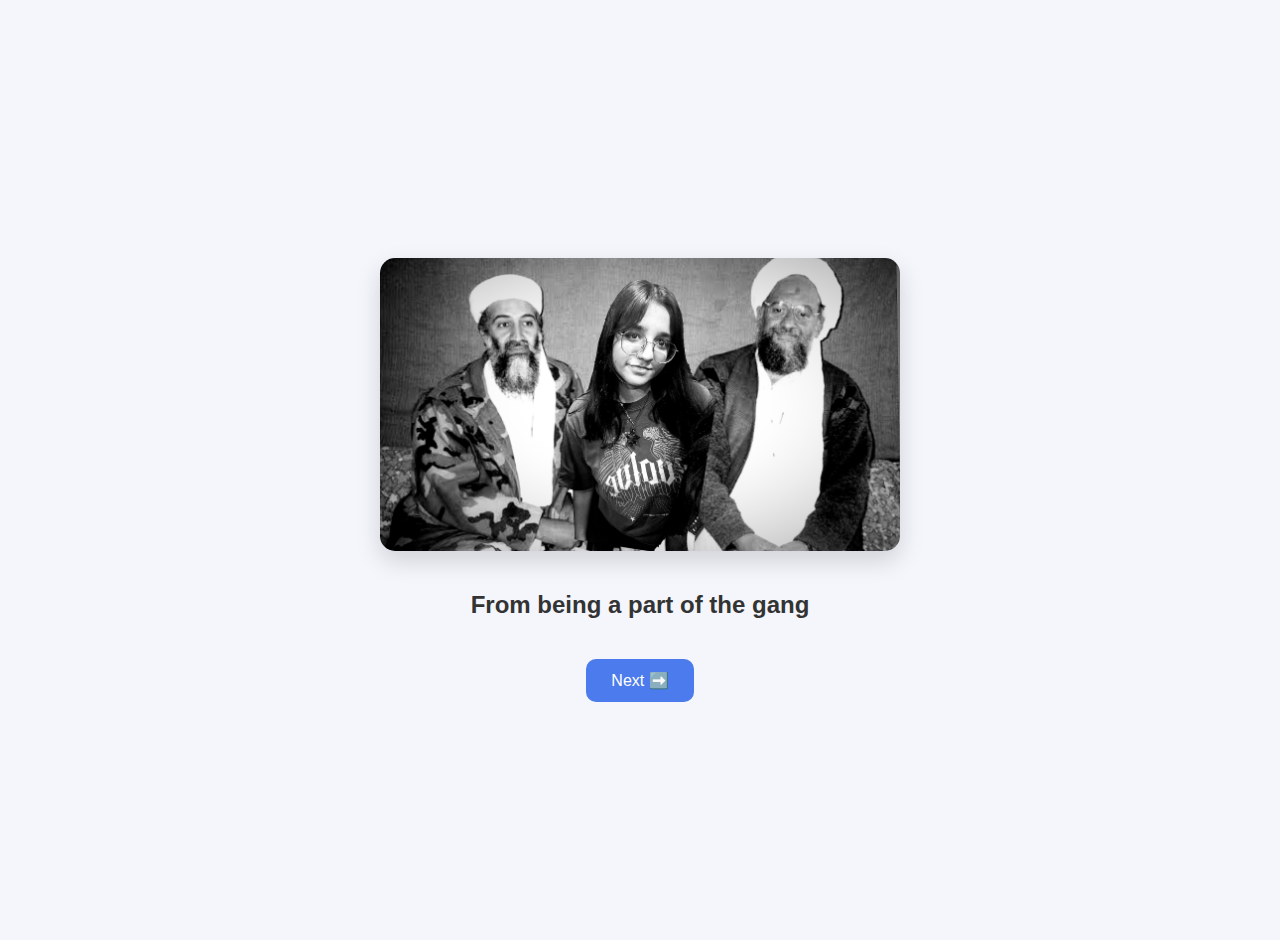
<file: page2.html>
<!DOCTYPE html>
<html lang="en">
<head>
  <meta charset="UTF-8">
  <title>From the Gang</title>
  <link rel="stylesheet" href="style.css">
</head>
<body>
  <div class="page">
    <img src="photo9.JPG" class="photo-small" alt="From the gang" />
    <div class="caption">From being a part of the gang</div>
    <button class="next-btn" onclick="window.location.href='page3.html'">Next ➡️</button>
  </div>

  <!-- Page 2 Music -->
  <audio id="page2Music" src="page2-music.mp3" loop></audio>

  <script>
    const page2Music = document.getElementById("page2Music");
    const playMusic = () => {
      page2Music.play().catch(err => console.log("Autoplay blocked:", err));
    };
    window.addEventListener("click", playMusic, { once: true });
    window.addEventListener("keydown", playMusic, { once: true });
  </script>
</body>
</html>
</file>
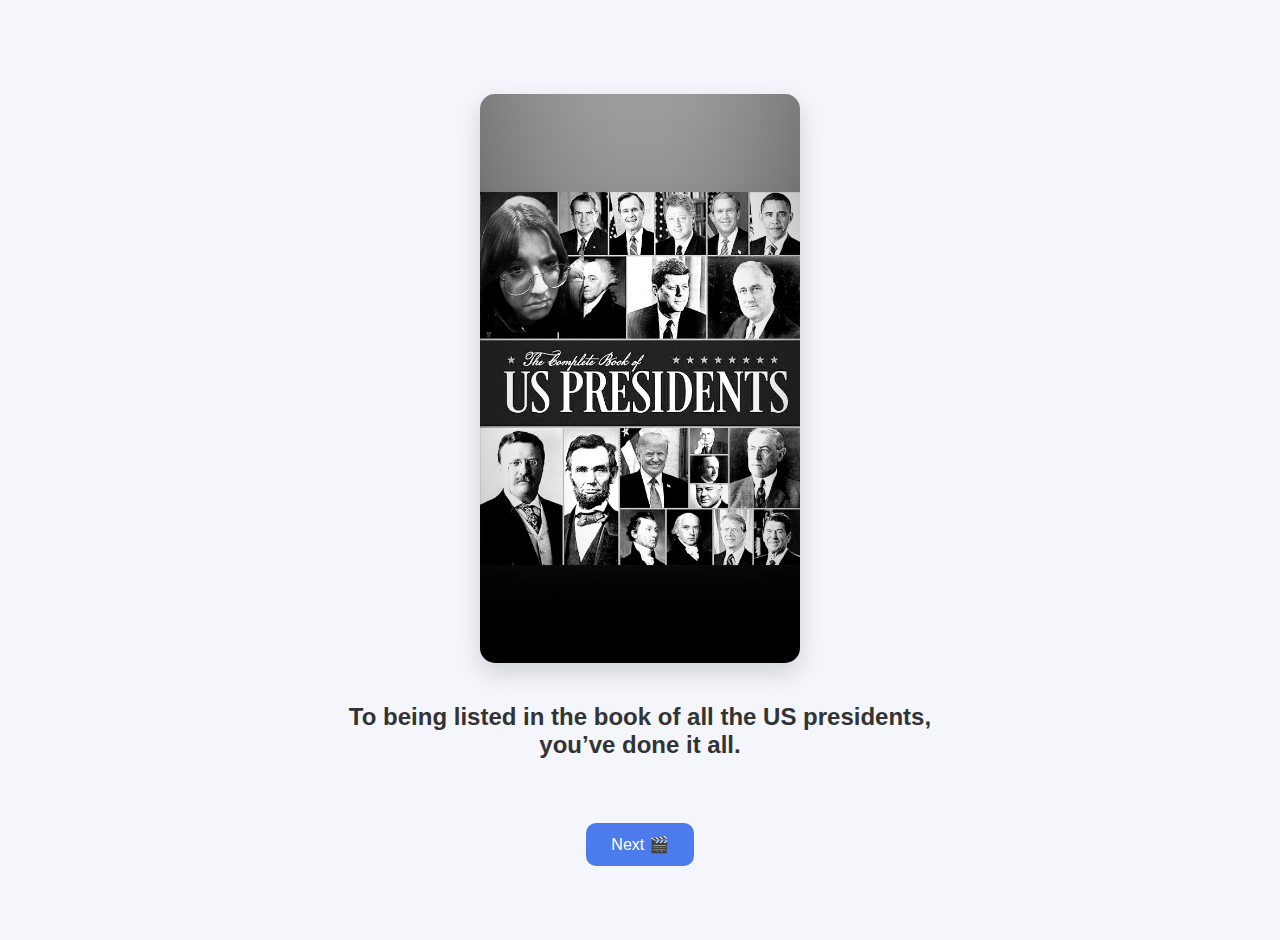
<file: page3.html>
<!DOCTYPE html>
<html lang="en">
<head>
  <meta charset="UTF-8">
  <title>US Presidents</title>
  <link rel="stylesheet" href="style.css">
</head>
<body>
  <!-- Load music -->
  <audio id="page3Music" src="page3-music.mp3" loop></audio>

  <div class="page">
    <img src="photo10.JPG" alt="Presidential Moments" class="photo-large" />
    <p class="caption">To being listed in the book of all the US presidents,<br> you’ve done it all.</p>
    <button class="next-btn" onclick="window.location.href='page4.html'">Next 🎬</button>
  </div>

  <script>
    const music = document.getElementById("page3Music");
    function startMusic() {
      music.play().catch(e => console.log("Music blocked"));
      document.removeEventListener("click", startMusic);
      document.removeEventListener("keydown", startMusic);
    }
    document.addEventListener("click", startMusic);
    document.addEventListener("keydown", startMusic);
  </script>
</body>
</html>
</file>
<file: style.css>
/* General Page Style */
body {
    margin: 0;
    padding: 0;
    background-color: #e4f3ff;
    overflow: hidden;
    font-family: 'Poppins', sans-serif;
  }
  
  /* Game Area */
  #game {
    position: relative;
    width: 100vw;
    height: 100vh;
    background: url('bg-stars.png') repeat;
  }
  
  /* Bag Styling */
  #bag {
    position: absolute;
    bottom: 30px;
    left: 50%;
    transform: translateX(-50%);
    width: 100px;
    transition: left 0.2s ease;
  }
  
  /* Falling Photos */
  .photo {
    position: absolute;
    top: -150px;
    width: 90px;
    transition: top 0.1s ease;
    border-radius: 12px;
    box-shadow: 0 0 15px rgba(0, 0, 0, 0.2);
  }
  
  .hidden {
    display: none;
  }
  
  /* Counter Display */
  #counter {
    position: absolute;
    top: 20px;
    left: 20px;
    font-size: 22px;
    font-weight: 700;
    background: #ffffff;
    padding: 10px 20px;
    border-radius: 12px;
    box-shadow: 0 5px 15px rgba(0,0,0,0.15);
    color: #2d3436;
    z-index: 10;
  }
  
  /* Header for optional messages */
  #header {
    position: absolute;
    top: 20px;
    right: 20px;
    font-size: 24px;
    font-weight: 700;
    color: #3b3b98;
    background-color: #fff;
    padding: 10px 15px;
    border-radius: 12px;
    box-shadow: 0 5px 10px rgba(0,0,0,0.1);
  }
  
  /* Collage Page Styling */
  #collage {
    text-align: center;
    padding-top: 100px;
    background-color: #ffffff;
    width: 100vw;
    height: 100vh;
  }
  
  #collage h1 {
    font-size: 2.5em;
    color: #4b7bec;
  }
  
  /* Grid for the photo collage */
  .grid {
    display: grid;
    grid-template-columns: repeat(4, 200px);
    grid-gap: 20px;
    justify-content: center;
    margin-top: 30px;
  }
  
  .grid img {
    width: 200px;
    height: 200px;
    object-fit: cover;
    border-radius: 10px;
    box-shadow: 0 0 15px rgba(0, 0, 0, 0.2);
  }
  
  /* Confetti Canvas */
  #confetti-canvas {
    position: fixed;
    top: 0;
    left: 0;
    width: 100%;
    height: 100%;
    pointer-events: none;
    z-index: 9999;
  }
  
  /* Buttons */
  #nextButton {
    margin-top: 30px;
    padding: 15px 30px;
    font-size: 18px;
    font-weight: bold;
    background-color: #4b7bec;
    color: white;
    border: none;
    border-radius: 12px;
    box-shadow: 0 5px 10px rgba(0,0,0,0.2);
    cursor: pointer;
    transition: background-color 0.3s ease;
  }
  
  #nextButton:hover {
    background-color: #3867d6;
  }
  
  /* General Memory Page */
  .page {
    display: flex;
    flex-direction: column;
    align-items: center;
    justify-content: center;
    height: 100vh;
    background: #f4f6fc;
    font-family: 'Poppins', sans-serif;
    text-align: center;
    padding: 20px;
  }
  
  .photo-small {
    max-width: 520px;
    height: auto;
    border-radius: 15px;
    box-shadow: 0 10px 25px rgba(0, 0, 0, 0.15);
    display: block;
    margin: 20px auto;
  }
  
  .photo-large {
    max-width: 320px;
    height: auto;
    border-radius: 15px;
    box-shadow: 0 10px 25px rgba(0, 0, 0, 0.15);
    display: block;
    margin: 20px auto;
  }
  
  
  .caption {
    font-size: 24px;
    margin-top: 20px;
    color: #333;
    font-weight: 600;
  }
  
  .next-btn {
    margin-top: 40px;
    padding: 12px 25px;
    font-size: 16px;
    background-color: #4b7bec;
    color: white;
    border: none;
    border-radius: 10px;
    cursor: pointer;
    transition: 0.3s ease;


  }
  

  .video-player {
    max-width: 90%;
    max-height: 80vh;
    display: block;
    margin: 30px auto;
    border-radius: 12px;
    box-shadow: 0 12px 30px rgba(0, 0, 0, 0.2);
  }

  

  .next-btn:hover {
    background-color: #3867d6;
  }
  /* Only for rotating the first photo */
.rotate90 {
    transform: rotate(360deg) scale(0.9);
  }
  /* Video Page Specific */
.video-heading {
  text-align: center;
  font-size: 2.5em;
  font-weight: 600;
  margin-bottom: 30px;
  color: #333;
  font-family: 'Poppins', sans-serif;
}

.video-player {
  width: 80%;
  max-width: 720px;
  border-radius: 20px;
  box-shadow: 0 10px 25px rgba(0, 0, 0, 0.2);
}

/* Back Button Style */
.back-btn {
  margin-top: 40px;
  padding: 12px 25px;
  font-size: 16px;
  background-color: #d1d8e0;
  color: #2d3436;
  border: none;
  border-radius: 10px;
  cursor: pointer;
  font-weight: 600;
  transition: 0.3s ease;
}

.back-btn:hover {
  background-color: #a4b0be;
}

/* Fade-in animation */
.fade-in {
  animation: fadeIn 1.5s ease forwards;
  opacity: 0;
}

@keyframes fadeIn {
  from { opacity: 0; transform: translateY(20px); }
  to { opacity: 1; transform: translateY(0); }
}
</file>
